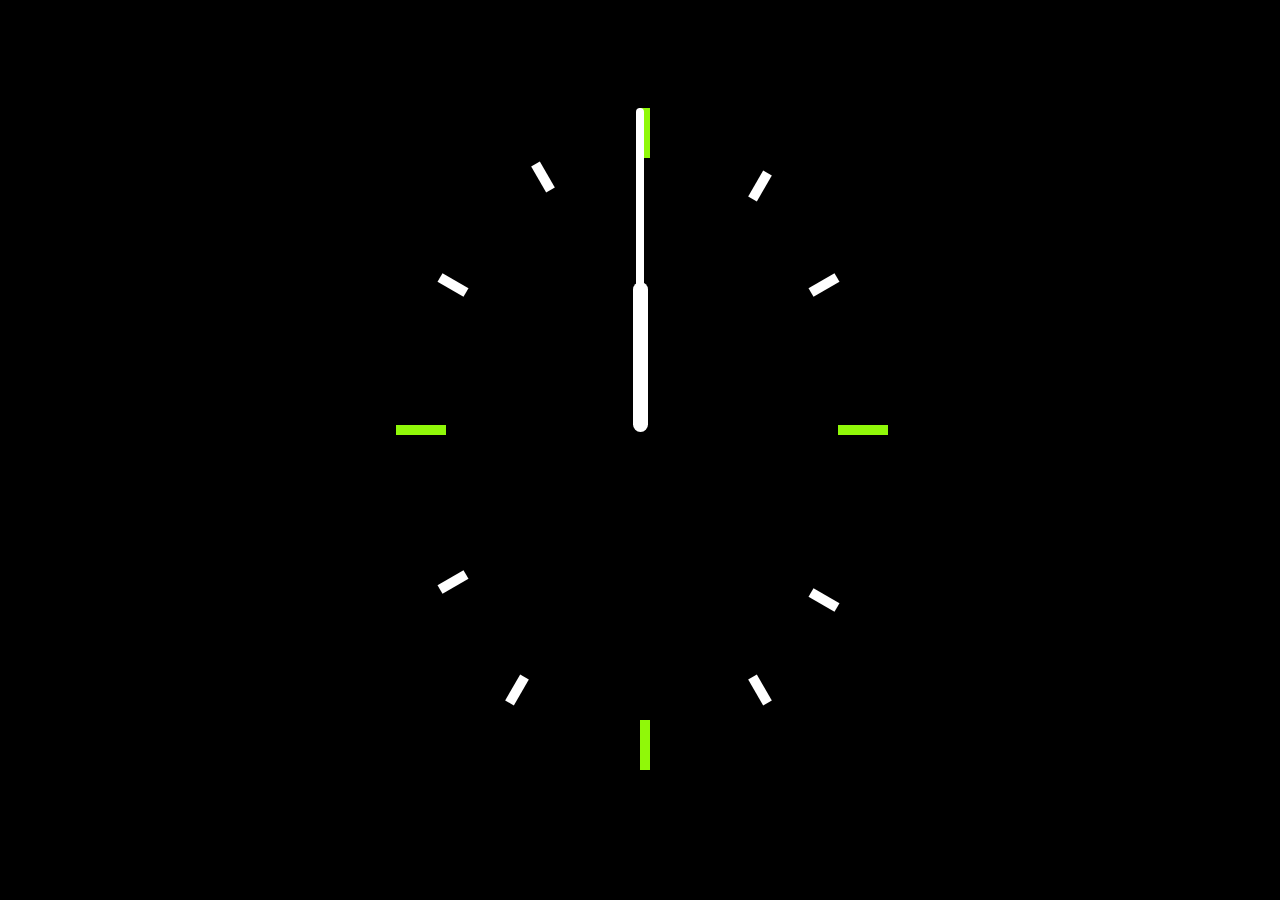
<file: index.html>
<!DOCTYPE html>
<html lang="en">
<head>
    <meta charset="UTF-8">
    <meta name="viewport" content="width=device-width, initial-scale=1.0">
    <title>Analogue clock </title>
    <link rel="stylesheet" href="./style.css">
</head>
<body>
    <div class="main">
        <div class="circle">
          <div class="zero"></div>
            <div class="one"></div>
            <div class="two"></div>
            <div class="three"></div>
            <div class="four"></div>
            <div class="five"></div>
            <div class="six"></div>
            <div class="seven"></div>
            <div class="eight"></div>
            <div class="nine"></div>
            <div class="ten"></div>
            <div class="elleven"></div>
            <div class="twelve"> </div>
        </div>
           <div class="secondhand"></div>
          <div class="minutes"></div>
         <div class="hours"></div>
    
    </div>
</body>
</html>
</file>
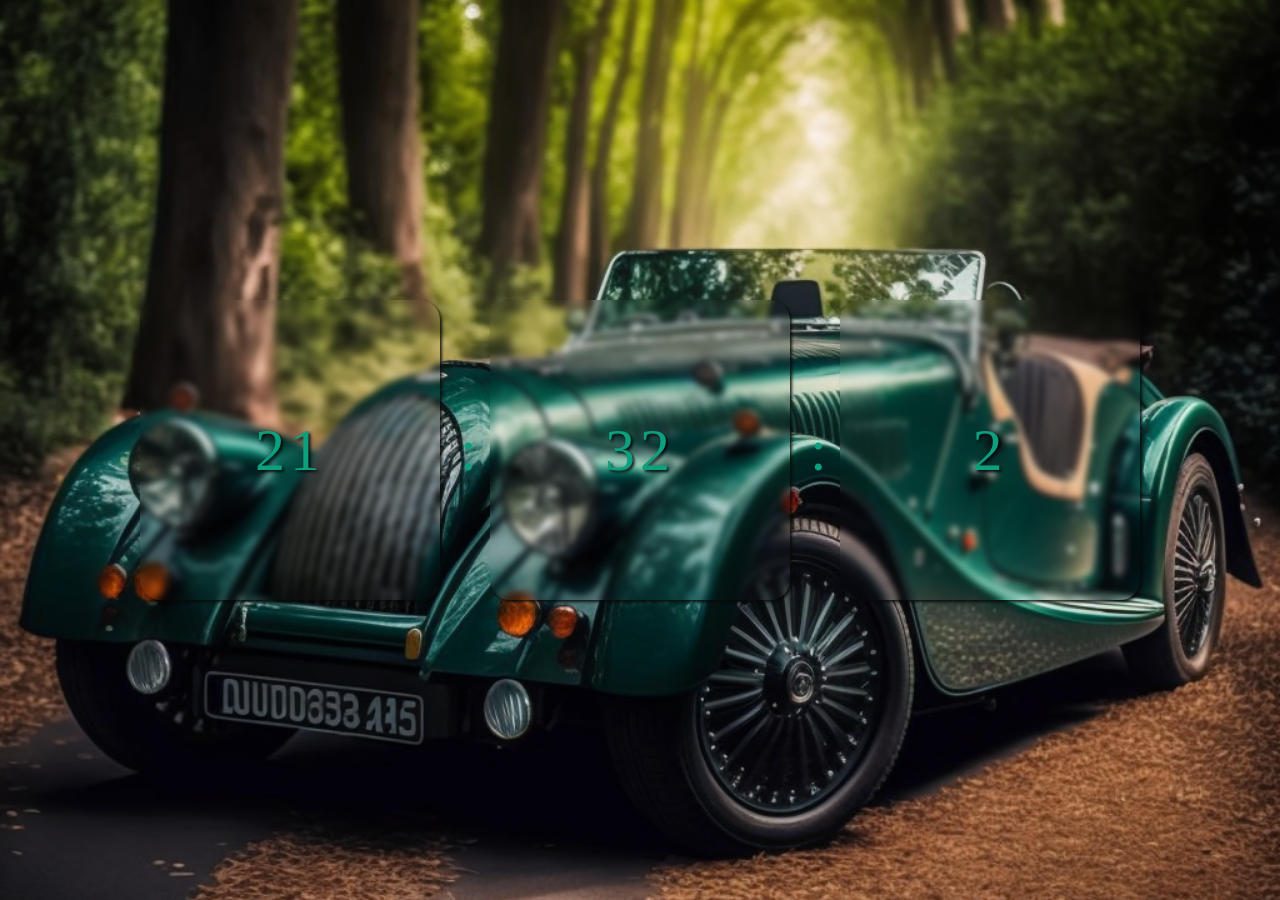
<file: digital.html>
<!DOCTYPE html>
<html lang="en">
<head>
    <meta charset="UTF-8">
    <meta name="viewport" content="width=device-width, initial-scale=1.0">
    <title>digital clock </title>
    <link rel="stylesheet" href="./digital.css">
</head>
<body>
    <div class="main" id="clock">
        <div class="hour" id="hour">

        </div>
        <div class="dots">
            :
        </div>
        <div class="minutes" id="minutes">

        </div>
        <div class="dots">
            :
        </div>
        <div class="seconds" id="seconds">

        </div>

    </div>
    <script src="./digital.js"></script>
</body>
</html>
</file>
<file: style.css>
*{
margin: 0;
padding: 0;
}
.main{
    width: 100%;
    height: 100vh;
    background-color: rgb(0, 0, 0);
    display: flex;
    align-items: center;
    justify-content: center;
}
.circle{
    width: 700px;
    height: 700px;
    border-radius: 50%;
  
}

.zero{
    position:absolute;
    width: 10px;
    height: 50px;
    background-color:rgb(144, 248, 9);
    left:50%;
    top: 12%;
    box-shadow: 2px 4px 6px;

}
.one{
    position:absolute;
    width: 10px;
    height: 30px;
    background-color: rgb(255, 255, 255);
    left:59%;
    top: 19%;
    transform: rotateZ( 30deg);
    
}
.two{
    position:absolute;
    width: 10px;
    height: 30px;
    background-color: rgb(255, 255, 255);
    left:64%;
    top: 30%;
    transform: rotateZ(60deg);
    

}
.three{
    position:absolute;
    width: 10px;
    height: 50px;
    background-color:rgb(144, 248, 9);
    left:67%;
    top: 45%;
    transform: rotateZ(90deg);
    box-shadow: 2px 4px 6px;

}
.four{
    position:absolute;
    width: 10px;
    height: 30px;
    background-color: rgb(255, 255, 255);
    left:64%;
    top: 65%;
    transform: rotateZ(120deg);

}
.five{
    position:absolute;
    width: 10px;
    height: 30px;
    background-color: rgb(255, 255, 255);
    left:59%;
    top: 75%;
    transform: rotateZ(150deg);

}
.six{
    position:absolute;
    width: 10px;
    height: 50px;
    background-color:rgb(144, 248, 9);
    left:50%;
    top: 80%;
    transform: rotateZ(180deg);
    box-shadow: 2px 4px 6px;

}
.seven{
    position:absolute;
    width: 10px;
    height: 30px;
    background-color: rgb(255, 255, 255);
    left:40%;
    top: 75%;
    transform: rotateZ(210deg);

}
.eight{
    position:absolute;
    width: 10px;
    height: 30px;
    background-color: rgb(255, 255, 255);
    left:35%;
    top: 63%;
    transform: rotateZ(240deg);

}
.nine{
    position:absolute;
    width: 10px;
    height: 50px;
    background-color:rgb(144, 248, 9);
    left:32.5%;
    top: 45%;
    transform: rotateZ(270deg);
    box-shadow: 2px 4px 6px;

}
.ten{
    position:absolute;
    width: 10px;
    height: 30px;
    background-color: rgb(255, 255, 255);
    left:35%;
    top: 30%;
    transform: rotateZ(300deg);

}
.elleven{
    position:absolute;
    width: 10px;
    height: 30px;
    background-color: rgb(255, 255, 255);
    left:42%;
    top: 18%;
    transform: rotateZ(330deg);

}

.secondhand{
    position: absolute;
    top: 12%;
    bottom: 50%;
    width: 2px;
    height: 300px;
    background-color: rgb(255, 255, 255);
    animation: seconds;
    animation-duration: 60s;
    animation-delay: none;
    animation-iteration-count: infinite;
    animation-direction: normal;
}
@keyframes seconds{
    0%{ transform: rotateZ(0deg);
        transform-origin: bottom left;
    }
    100%{
        transform: rotateZ(360deg);
        transform-origin: bottom left;
        
    }
}
.minutes{
    position: absolute;
    top: 12%;
    bottom: 50%;
    width: 8px;
    height: 300px;
    background-color: rgb(255, 255, 255);
    border-radius:50px;
    animation: minutes;
    animation-iteration-count: infinite;
    animation-duration: 3600s;
}
.hours{
    position: absolute;
    bottom: 52%;
    width: 15px;
    height: 150px;
    background-color: rgb(255, 255, 255);
    border-radius:50px;
    
}
@keyframes minutes {
    0%{ transform: rotateZ(0deg);
        transform-origin: bottom left;
    }
    100%{
        transform: rotateZ(360deg);
        transform-origin: bottom left;
        
    }

    
}
</file>
<file: digital.css>
*{
    margin: 0;
    padding: 0;
}
.main{
    background-image: url(./jimmcknew_morgan_4__4_car_green_in_colour_photo_realistic_ultra_7dd0c014-1cb0-4554-93f7-441f0b84e223.png);
    background-position: center;
    background-repeat: no-repeat;
    background-size: cover;
    display: flex;
    align-items: center;
    justify-content: center;
    gap: 20px;
    width: 100%;
    height: 100vh;
    
}
.hour,.minutes,.seconds{
    display: flex;
    align-items: center;
    justify-content: center;
    width: 300px;
    height: 300px;
    border-radius: 20px;
    font-size: 60px;
    font-family: impact;
    color: rgb(13, 160, 126);
    letter-spacing: 5px;
    box-sizing: border-box;
    box-shadow: 2px 2px 3px rgba(8, 8, 8, 0.857);
    backdrop-filter: blur(3px);
    text-shadow:2px 2px 3px #000000db; 
    
}
.dots{
    display: flex;
    align-items: center;
    width: 10px;
    height: 300px;
    font-size: 60px;
    font-family: impact;
    color: rgb(13, 160, 126);
    animation: dot;
    animation-duration: 2sec;
    animation-iteration-count: infinite;

}
@keyframes dot {
    0%{display: none;}
    100%{ display: flex;}
    
}
.hour,.minutes,.seconds :hover{
   
}
</file>
